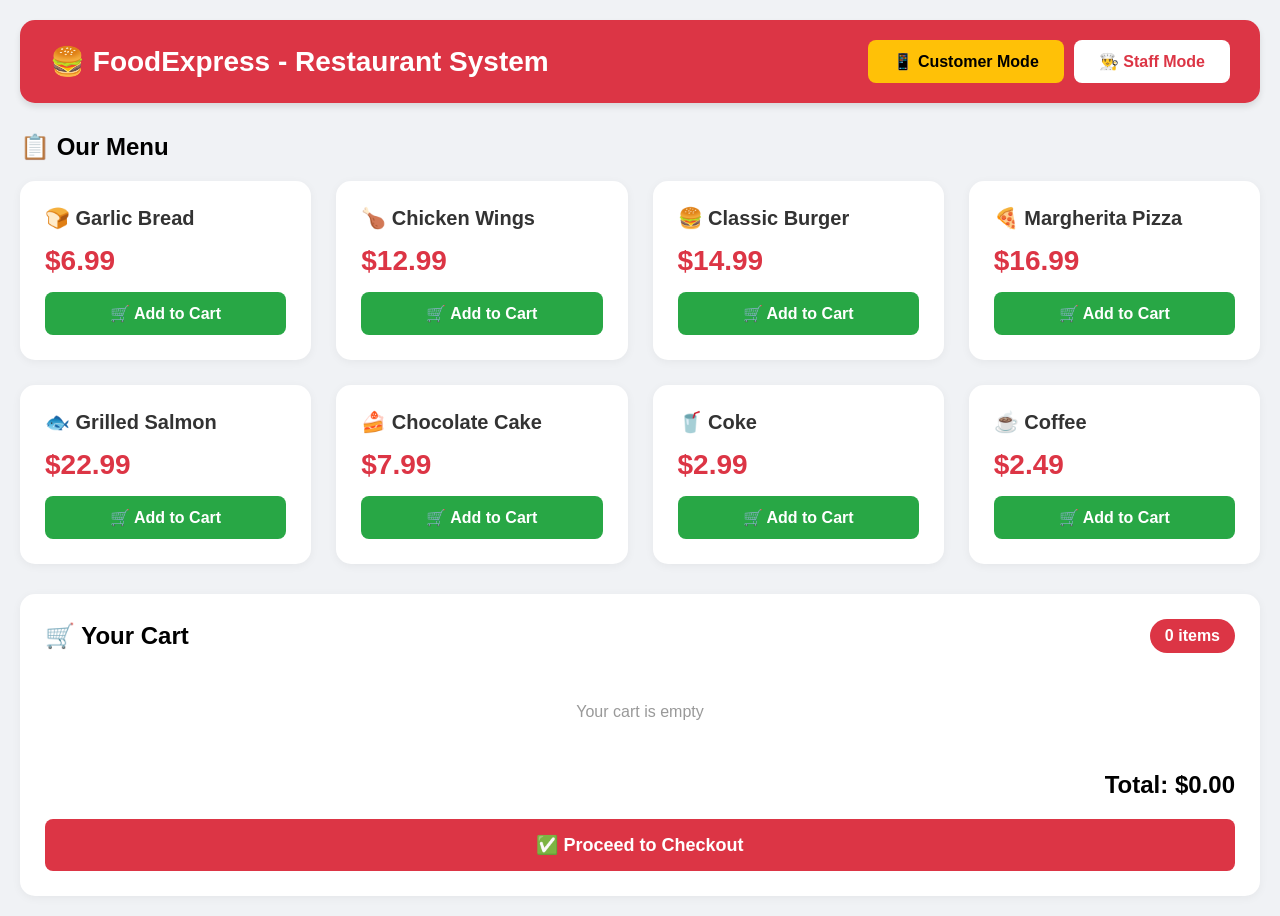
<file: index.html>
<!DOCTYPE html>
<html lang="en">
<head>
    <meta charset="UTF-8">
    <meta name="viewport" content="width=device-width, initial-scale=1.0">
    <title>🍔 FoodExpress - Order & Management System</title>
    <style>
        * {
            margin: 0;
            padding: 0;
            box-sizing: border-box;
            font-family: 'Segoe UI', Arial, sans-serif;
        }
        body {
            background: #f0f2f5;
            padding: 20px;
        }
        .container {
            max-width: 1400px;
            margin: 0 auto;
        }
        
        /* Header */
        .header {
            background: #dc3545;
            color: white;
            padding: 20px 30px;
            border-radius: 15px;
            margin-bottom: 30px;
            display: flex;
            justify-content: space-between;
            align-items: center;
            box-shadow: 0 4px 6px rgba(0,0,0,0.1);
        }
        .mode-buttons {
            display: flex;
            gap: 10px;
        }
        .mode-btn {
            background: white;
            color: #dc3545;
            border: none;
            padding: 12px 25px;
            border-radius: 8px;
            cursor: pointer;
            font-weight: bold;
            font-size: 16px;
            transition: all 0.3s;
        }
        .mode-btn.active {
            background: #ffc107;
            color: #000;
        }
        .mode-btn:hover {
            transform: translateY(-2px);
            box-shadow: 0 4px 8px rgba(0,0,0,0.2);
        }
        
        /* Notification Bell */
        .notification-bell {
            position: relative;
            margin-left: 20px;
        }
        .bell-icon {
            font-size: 28px;
            cursor: pointer;
            color: white;
        }
        .notification-count {
            position: absolute;
            top: -8px;
            right: -8px;
            background: #ffc107;
            color: #000;
            border-radius: 50%;
            width: 24px;
            height: 24px;
            display: flex;
            align-items: center;
            justify-content: center;
            font-size: 14px;
            font-weight: bold;
            border: 2px solid white;
        }
        
        /* Panels */
        .panel {
            display: none;
        }
        .panel.active {
            display: block;
        }
        
        /* Customer Panel */
        .menu-grid {
            display: grid;
            grid-template-columns: repeat(auto-fill, minmax(280px, 1fr));
            gap: 25px;
            margin-bottom: 30px;
        }
        .menu-item {
            background: white;
            padding: 25px;
            border-radius: 15px;
            box-shadow: 0 2px 10px rgba(0,0,0,0.05);
            transition: all 0.3s;
        }
        .menu-item:hover {
            transform: translateY(-5px);
            box-shadow: 0 5px 20px rgba(0,0,0,0.1);
        }
        .menu-item h3 {
            font-size: 20px;
            margin-bottom: 10px;
            color: #333;
        }
        .price {
            color: #dc3545;
            font-size: 28px;
            font-weight: bold;
            margin: 15px 0;
        }
        .btn {
            background: #28a745;
            color: white;
            border: none;
            padding: 12px 20px;
            border-radius: 8px;
            cursor: pointer;
            font-size: 16px;
            width: 100%;
            font-weight: bold;
            transition: all 0.3s;
        }
        .btn:hover {
            transform: scale(0.98);
            opacity: 0.9;
        }
        .btn-red {
            background: #dc3545;
        }
        .cart {
            background: white;
            padding: 25px;
            border-radius: 15px;
            margin-top: 20px;
            box-shadow: 0 2px 10px rgba(0,0,0,0.05);
        }
        .cart-item {
            display: flex;
            justify-content: space-between;
            align-items: center;
            padding: 15px;
            border-bottom: 1px solid #eee;
        }
        .cart-item:last-child {
            border-bottom: none;
        }
        
        /* Staff Panel */
        .staff-header {
            display: flex;
            justify-content: space-between;
            align-items: center;
            margin-bottom: 30px;
            background: white;
            padding: 20px;
            border-radius: 15px;
            box-shadow: 0 2px 10px rgba(0,0,0,0.05);
        }
        .filter-buttons {
            display: flex;
            gap: 10px;
        }
        .filter-btn {
            padding: 10px 20px;
            border: none;
            border-radius: 8px;
            cursor: pointer;
            font-weight: bold;
            transition: all 0.3s;
        }
        .filter-btn.active {
            background: #dc3545;
            color: white;
        }
        .stats-container {
            display: grid;
            grid-template-columns: repeat(auto-fit, minmax(200px, 1fr));
            gap: 20px;
            margin-bottom: 30px;
        }
        .stat-card {
            background: white;
            padding: 20px;
            border-radius: 15px;
            text-align: center;
            box-shadow: 0 2px 10px rgba(0,0,0,0.05);
        }
        .stat-card h3 {
            font-size: 32px;
            color: #dc3545;
            margin-bottom: 5px;
        }
        .orders-grid {
            display: grid;
            grid-template-columns: repeat(auto-fill, minmax(350px, 1fr));
            gap: 25px;
        }
        .order-card {
            background: white;
            padding: 20px;
            border-radius: 15px;
            box-shadow: 0 2px 10px rgba(0,0,0,0.05);
            border-left: 5px solid #ffc107;
            animation: slideIn 0.5s ease-out;
        }
        @keyframes slideIn {
            from {
                opacity: 0;
                transform: translateY(20px);
            }
            to {
                opacity: 1;
                transform: translateY(0);
            }
        }
        .order-header {
            display: flex;
            justify-content: space-between;
            align-items: center;
            margin-bottom: 15px;
            padding-bottom: 15px;
            border-bottom: 1px solid #eee;
        }
        .order-id {
            font-size: 18px;
            font-weight: bold;
            color: #333;
        }
        .status-badge {
            padding: 6px 12px;
            border-radius: 20px;
            font-size: 14px;
            font-weight: bold;
            color: white;
        }
        .status-pending { background: #ffc107; color: #000; }
        .status-preparing { background: #17a2b8; }
        .status-ready { background: #28a745; }
        .customer-info {
            margin-bottom: 15px;
            padding-bottom: 15px;
            border-bottom: 1px solid #eee;
        }
        .items-list {
            margin-bottom: 15px;
            padding-bottom: 15px;
            border-bottom: 1px solid #eee;
        }
        .item-row {
            display: flex;
            justify-content: space-between;
            margin-bottom: 8px;
        }
        .order-total {
            font-size: 20px;
            font-weight: bold;
            color: #dc3545;
            text-align: right;
            margin-bottom: 15px;
        }
        .order-actions {
            display: flex;
            gap: 10px;
            margin-top: 15px;
        }
        .action-btn {
            flex: 1;
            padding: 12px;
            border: none;
            border-radius: 8px;
            font-weight: bold;
            cursor: pointer;
            transition: all 0.3s;
            color: white;
        }
        .action-btn:hover {
            transform: translateY(-2px);
        }
        
        /* Modal */
        .modal {
            display: none;
            position: fixed;
            top: 50%;
            left: 50%;
            transform: translate(-50%, -50%);
            background: white;
            padding: 30px;
            border-radius: 15px;
            box-shadow: 0 5px 30px rgba(0,0,0,0.2);
            width: 90%;
            max-width: 500px;
            z-index: 1000;
            max-height: 90vh;
            overflow-y: auto;
        }
        .modal.active {
            display: block;
        }
        .overlay {
            display: none;
            position: fixed;
            top: 0;
            left: 0;
            right: 0;
            bottom: 0;
            background: rgba(0,0,0,0.5);
            z-index: 999;
        }
        .overlay.active {
            display: block;
        }
        
        /* Form */
        .form-group {
            margin-bottom: 15px;
        }
        .form-group label {
            display: block;
            margin-bottom: 5px;
            font-weight: bold;
            color: #555;
        }
        input, textarea, select {
            width: 100%;
            padding: 12px;
            border: 1px solid #ddd;
            border-radius: 8px;
            font-size: 16px;
            transition: all 0.3s;
        }
        input:focus, textarea:focus, select:focus {
            outline: none;
            border-color: #dc3545;
            box-shadow: 0 0 0 2px rgba(220,53,69,0.1);
        }
        
        /* Toast */
        .toast {
            position: fixed;
            top: 20px;
            right: 20px;
            background: #28a745;
            color: white;
            padding: 15px 25px;
            border-radius: 8px;
            display: none;
            z-index: 9999;
            box-shadow: 0 4px 12px rgba(0,0,0,0.15);
            animation: slideInRight 0.3s ease-out;
        }
        @keyframes slideInRight {
            from {
                transform: translateX(100%);
                opacity: 0;
            }
            to {
                transform: translateX(0);
                opacity: 1;
            }
        }
        
        /* New Order Alert */
        .new-order-alert {
            position: fixed;
            top: 20px;
            left: 50%;
            transform: translateX(-50%);
            background: #dc3545;
            color: white;
            padding: 15px 30px;
            border-radius: 50px;
            box-shadow: 0 4px 15px rgba(220,53,69,0.3);
            z-index: 10000;
            display: none;
            align-items: center;
            gap: 10px;
            font-weight: bold;
            animation: bounceIn 0.5s ease-out;
        }
        @keyframes bounceIn {
            0% { transform: translateX(-50%) scale(0.3); opacity: 0; }
            50% { transform: translateX(-50%) scale(1.1); }
            70% { transform: translateX(-50%) scale(0.9); }
            100% { transform: translateX(-50%) scale(1); opacity: 1; }
        }
    </style>
</head>
<body>
    <!-- Audio for Order Notification -->
    <audio id="orderSound" preload="auto">
        <source src="[data-uri]" type="audio/wav">
    </audio>
    
    <div class="container">
        <!-- Header with Mode Toggle -->
        <div class="header">
            <div style="display: flex; align-items: center;">
                <h1 style="font-size: 28px;">🍔 FoodExpress - Restaurant System</h1>
                <!-- Notification Bell for Staff -->
                <div class="notification-bell" id="notificationBell" style="display: none;" onclick="showNewOrders()">
                    <span class="bell-icon">🔔</span>
                    <span class="notification-count" id="notificationCount">0</span>
                </div>
            </div>
            <div class="mode-buttons">
                <button class="mode-btn active" id="customerModeBtn" onclick="switchMode('customer')">📱 Customer Mode</button>
                <button class="mode-btn" id="staffModeBtn" onclick="switchMode('staff')">👨‍🍳 Staff Mode</button>
            </div>
        </div>

        <!-- New Order Alert -->
        <div id="newOrderAlert" class="new-order-alert">
            <span style="font-size: 24px;">🔔</span>
            <span id="alertMessage">New Order Received!</span>
        </div>

        <!-- CUSTOMER PANEL -->
        <div id="customerPanel" class="panel active">
            <h2 style="font-size: 24px; margin-bottom: 20px;">📋 Our Menu</h2>
            <div class="menu-grid" id="menuGrid"></div>
            
            <!-- Cart -->
            <div class="cart">
                <div style="display: flex; justify-content: space-between; align-items: center; margin-bottom: 20px;">
                    <h2 style="font-size: 24px;">🛒 Your Cart</h2>
                    <span style="background: #dc3545; color: white; padding: 8px 15px; border-radius: 20px; font-weight: bold;" id="cartCount">0 items</span>
                </div>
                <div id="cartItems"></div>
                <div style="font-size: 24px; font-weight: bold; margin: 20px 0; text-align: right;" id="cartTotal">Total: $0.00</div>
                <button class="btn btn-red" onclick="showCheckout()" id="checkoutBtn" style="font-size: 18px; padding: 15px;">✅ Proceed to Checkout</button>
            </div>
        </div>

        <!-- STAFF PANEL -->
        <div id="staffPanel" class="panel">
            <!-- Stats -->
            <div class="stats-container" id="staffStats">
                <div class="stat-card">
                    <h3 id="totalOrdersStat">0</h3>
                    <p style="color: #666;">Total Orders</p>
                </div>
                <div class="stat-card">
                    <h3 id="pendingOrdersStat">0</h3>
                    <p style="color: #666;">Pending</p>
                </div>
                <div class="stat-card">
                    <h3 id="preparingOrdersStat">0</h3>
                    <p style="color: #666;">Preparing</p>
                </div>
                <div class="stat-card">
                    <h3 id="readyOrdersStat">0</h3>
                    <p style="color: #666;">Ready</p>
                </div>
                <div class="stat-card">
                    <h3 id="todayRevenueStat">$0</h3>
                    <p style="color: #666;">Today's Revenue</p>
                </div>
            </div>

            <!-- Staff Header with Filters -->
            <div class="staff-header">
                <h2 style="font-size: 24px;">👨‍🍳 Orders Dashboard</h2>
                <div class="filter-buttons">
                    <button class="filter-btn active" onclick="filterOrders('all')" id="filterAll">📦 All</button>
                    <button class="filter-btn" onclick="filterOrders('pending')" id="filterPending">⏳ Pending</button>
                    <button class="filter-btn" onclick="filterOrders('preparing')" id="filterPreparing">👨‍🍳 Preparing</button>
                    <button class="filter-btn" onclick="filterOrders('ready')" id="filterReady">✅ Ready</button>
                </div>
            </div>
            
            <!-- Orders Display -->
            <div id="ordersContainer">
                <div class="orders-grid" id="ordersGrid"></div>
            </div>
            
            <!-- No Orders Message -->
            <div id="noOrdersMessage" style="display: none; text-align: center; padding: 60px; background: white; border-radius: 15px;">
                <h3 style="font-size: 24px; color: #666; margin-bottom: 10px;">📭 No orders found</h3>
                <p style="color: #999;">Waiting for customer orders...</p>
            </div>
        </div>
    </div>

    <!-- CHECKOUT MODAL -->
    <div class="overlay" id="overlay" onclick="closeModal()"></div>
    <div class="modal" id="checkoutModal">
        <h2 style="font-size: 24px; margin-bottom: 25px; color: #dc3545;">📝 Complete Your Order</h2>
        
        <div class="form-group">
            <label>👤 Full Name *</label>
            <input type="text" id="customerName" placeholder="Enter your full name" required>
        </div>
        
        <div class="form-group">
            <label>📞 Phone Number *</label>
            <input type="tel" id="customerPhone" placeholder="Enter your phone number" required>
        </div>
        
        <div class="form-group">
            <label>📧 Email (optional)</label>
            <input type="email" id="customerEmail" placeholder="Enter your email">
        </div>
        
        <div class="form-group">
            <label>📍 Delivery Address *</label>
            <textarea id="deliveryAddress" rows="3" placeholder="Enter your complete address" required></textarea>
        </div>
        
        <div class="form-group">
            <label>📝 Special Instructions</label>
            <textarea id="instructions" rows="2" placeholder="Any special requests? (optional)"></textarea>
        </div>
        
        <div class="form-group">
            <label>💳 Payment Method</label>
            <select id="paymentMethod">
                <option value="cash">💵 Cash on Delivery</option>
                <option value="card">💳 Credit/Debit Card</option>
                <option value="upi">📱 UPI</option>
            </select>
        </div>
        
        <div style="display: flex; gap: 15px; margin-top: 25px;">
            <button class="btn" style="background: #6c757d;" onclick="closeModal()">Cancel</button>
            <button class="btn btn-red" onclick="placeOrder()" style="margin-left: 0;">✅ Place Order Now</button>
        </div>
    </div>

    <!-- TOAST NOTIFICATION -->
    <div class="toast" id="toast"></div>

    <script>
        // ==================== GLOBAL DATA ====================
        let menuItems = [
            { id: 1, name: "🍞 Garlic Bread", price: 6.99 },
            { id: 2, name: "🍗 Chicken Wings", price: 12.99 },
            { id: 3, name: "🍔 Classic Burger", price: 14.99 },
            { id: 4, name: "🍕 Margherita Pizza", price: 16.99 },
            { id: 5, name: "🐟 Grilled Salmon", price: 22.99 },
            { id: 6, name: "🍰 Chocolate Cake", price: 7.99 },
            { id: 7, name: "🥤 Coke", price: 2.99 },
            { id: 8, name: "☕ Coffee", price: 2.49 }
        ];

        let cart = [];
        let orders = [];
        let currentFilter = 'all';
        let newOrdersCount = 0;
        let lastOrderId = 0;
        let audioContext = null;

        // ==================== INITIALIZATION ====================
        window.onload = function() {
            // Initialize audio
            initializeAudio();
            
            // Load saved orders
            const savedOrders = localStorage.getItem('foodexpress_orders');
            if (savedOrders) {
                orders = JSON.parse(savedOrders);
                if (orders.length > 0) {
                    lastOrderId = Math.max(...orders.map(o => o.id));
                }
            }
            
            // Load saved cart
            const savedCart = localStorage.getItem('foodexpress_cart');
            if (savedCart) {
                cart = JSON.parse(savedCart);
            }
            
            // Start in customer mode
            switchMode('customer');
            renderMenu();
            updateCart();
            
            // Start checking for new orders
            setInterval(checkForNewOrders, 2000);
        };

        // ==================== AUDIO NOTIFICATION ====================
        function initializeAudio() {
            try {
                audioContext = new (window.AudioContext || window.webkitAudioContext)();
            } catch (e) {
                console.log('Web Audio API not supported');
            }
        }

        function playOrderSound() {
            try {
                // Play notification sound using Web Audio API
                if (audioContext) {
                    audioContext.resume().then(() => {
                        const oscillator = audioContext.createOscillator();
                        const gainNode = audioContext.createGain();
                        
                        oscillator.type = 'sine';
                        oscillator.frequency.setValueAtTime(800, audioContext.currentTime);
                        
                        gainNode.gain.setValueAtTime(0.5, audioContext.currentTime);
                        gainNode.gain.exponentialRampToValueAtTime(0.01, audioContext.currentTime + 0.5);
                        
                        oscillator.connect(gainNode);
                        gainNode.connect(audioContext.destination);
                        
                        oscillator.start();
                        oscillator.stop(audioContext.currentTime + 0.5);
                    });
                }
                
                // Also try to play via Audio element as backup
                const audio = document.getElementById('orderSound');
                if (audio) {
                    audio.play().catch(e => console.log('Audio play failed:', e));
                }
            } catch (e) {
                console.log('Sound play failed:', e);
            }
        }

        // ==================== NEW ORDER NOTIFICATION ====================
        function checkForNewOrders() {
            const savedOrders = localStorage.getItem('foodexpress_orders');
            if (savedOrders) {
                const latestOrders = JSON.parse(savedOrders);
                
                // Check if there are new orders
                if (latestOrders.length > orders.length) {
                    // Find new orders
                    const newOrders = latestOrders.filter(newOrder => 
                        !orders.some(oldOrder => oldOrder.id === newOrder.id)
                    );
                    
                    if (newOrders.length > 0) {
                        newOrders.forEach(newOrder => {
                            // Play sound for each new order
                            playOrderSound();
                            
                            // Show notification
                            showNewOrderNotification(newOrder);
                            
                            // Update notification count
                            newOrdersCount++;
                            document.getElementById('notificationCount').textContent = newOrdersCount;
                            document.getElementById('notificationBell').style.display = 'block';
                        });
                        
                        // Update orders array
                        orders = latestOrders;
                        
                        // If in staff mode, refresh dashboard
                        if (document.getElementById('staffPanel').classList.contains('active')) {
                            loadStaffDashboard();
                        }
                    }
                }
            }
        }

        function showNewOrderNotification(order) {
            // Show alert banner
            const alert = document.getElementById('newOrderAlert');
            document.getElementById('alertMessage').innerHTML = `🔔 New Order #${order.orderId || order.id} - $${order.total.toFixed(2)}`;
            alert.style.display = 'flex';
            
            // Hide after 5 seconds
            setTimeout(() => {
                alert.style.display = 'none';
            }, 5000);
            
            // Show toast
            showToast(`🔔 NEW ORDER! #${order.orderId || order.id} - $${order.total.toFixed(2)}`, '#dc3545');
        }

        function showNewOrders() {
            // Reset notification count
            newOrdersCount = 0;
            document.getElementById('notificationCount').textContent = '0';
            document.getElementById('notificationBell').style.display = 'none';
            
            // Switch to staff mode and show pending orders
            if (!document.getElementById('staffPanel').classList.contains('active')) {
                switchMode('staff');
            }
            filterOrders('pending');
        }

        // ==================== MODE SWITCHING ====================
        function switchMode(mode) {
            if (mode === 'customer') {
                document.getElementById('customerPanel').classList.add('active');
                document.getElementById('staffPanel').classList.remove('active');
                document.getElementById('customerModeBtn').classList.add('active');
                document.getElementById('staffModeBtn').classList.remove('active');
                document.getElementById('notificationBell').style.display = 'none';
                
                renderMenu();
                updateCart();
            } else {
                document.getElementById('staffPanel').classList.add('active');
                document.getElementById('customerPanel').classList.remove('active');
                document.getElementById('staffModeBtn').classList.add('active');
                document.getElementById('customerModeBtn').classList.remove('active');
                
                // Reset notification count when entering staff mode
                newOrdersCount = 0;
                document.getElementById('notificationCount').textContent = '0';
                document.getElementById('notificationBell').style.display = 'none';
                
                loadStaffDashboard();
            }
        }

        // ==================== CUSTOMER FUNCTIONS ====================
        function renderMenu() {
            let html = '';
            menuItems.forEach(item => {
                html += `
                    <div class="menu-item">
                        <h3>${item.name}</h3>
                        <div class="price">$${item.price.toFixed(2)}</div>
                        <button class="btn" onclick="addToCart(${item.id})">
                            🛒 Add to Cart
                        </button>
                    </div>
                `;
            });
            document.getElementById('menuGrid').innerHTML = html;
        }

        function addToCart(itemId) {
            const item = menuItems.find(i => i.id === itemId);
            const existing = cart.find(i => i.id === itemId);
            
            if (existing) {
                existing.quantity++;
            } else {
                cart.push({
                    id: item.id,
                    name: item.name,
                    price: item.price,
                    quantity: 1
                });
            }
            
            updateCart();
            localStorage.setItem('foodexpress_cart', JSON.stringify(cart));
            showToast(`✅ ${item.name} added to cart!`, '#28a745');
        }

        function updateCart() {
            let html = '';
            let total = 0;
            let itemCount = 0;
            
            if (cart.length === 0) {
                html = '<p style="color: #999; text-align: center; padding: 30px;">Your cart is empty</p>';
            } else {
                cart.forEach((item, index) => {
                    total += item.price * item.quantity;
                    itemCount += item.quantity;
                    
                    html += `
                        <div class="cart-item">
                            <div>
                                <strong style="font-size: 18px;">${item.name}</strong><br>
                                <span style="color: #666;">$${item.price.toFixed(2)} x ${item.quantity}</span>
                            </div>
                            <div style="display: flex; align-items: center;">
                                <span style="font-weight: bold; font-size: 18px; margin-right: 20px;">
                                    $${(item.price * item.quantity).toFixed(2)}
                                </span>
                                <div style="display: flex; gap: 5px;">
                                    <button onclick="updateQuantity(${index}, -1)" style="background: #ffc107; border: none; width: 35px; height: 35px; border-radius: 5px; cursor: pointer; font-size: 18px;">-</button>
                                    <span style="width: 30px; text-align: center; font-weight: bold;">${item.quantity}</span>
                                    <button onclick="updateQuantity(${index}, 1)" style="background: #28a745; color: white; border: none; width: 35px; height: 35px; border-radius: 5px; cursor: pointer; font-size: 18px;">+</button>
                                    <button onclick="removeFromCart(${index})" style="background: #dc3545; color: white; border: none; width: 35px; height: 35px; border-radius: 5px; cursor: pointer; margin-left: 5px;">🗑️</button>
                                </div>
                            </div>
                        </div>
                    `;
                });
            }
            
            document.getElementById('cartItems').innerHTML = html;
            document.getElementById('cartTotal').innerHTML = `Total: $${total.toFixed(2)}`;
            document.getElementById('cartCount').innerHTML = `${itemCount} items`;
        }

        function updateQuantity(index, change) {
            if (cart[index]) {
                cart[index].quantity += change;
                if (cart[index].quantity <= 0) {
                    const itemName = cart[index].name;
                    cart.splice(index, 1);
                    showToast(`🗑️ ${itemName} removed`, '#dc3545');
                }
                updateCart();
                localStorage.setItem('foodexpress_cart', JSON.stringify(cart));
            }
        }

        function removeFromCart(index) {
            const itemName = cart[index].name;
            cart.splice(index, 1);
            updateCart();
            localStorage.setItem('foodexpress_cart', JSON.stringify(cart));
            showToast(`🗑️ ${itemName} removed`, '#dc3545');
        }

        function showCheckout() {
            if (cart.length === 0) {
                showToast('❌ Your cart is empty!', '#dc3545');
                return;
            }
            document.getElementById('overlay').classList.add('active');
            document.getElementById('checkoutModal').classList.add('active');
        }

        function closeModal() {
            document.getElementById('overlay').classList.remove('active');
            document.getElementById('checkoutModal').classList.remove('active');
            
            // Reset form
            document.getElementById('customerName').value = '';
            document.getElementById('customerPhone').value = '';
            document.getElementById('customerEmail').value = '';
            document.getElementById('deliveryAddress').value = '';
            document.getElementById('instructions').value = '';
        }

        // ==================== PLACE ORDER - WITH SOUND NOTIFICATION ====================
        function placeOrder() {
            // Get customer details
            const name = document.getElementById('customerName').value.trim();
            const phone = document.getElementById('customerPhone').value.trim();
            const address = document.getElementById('deliveryAddress').value.trim();
            
            // Validate
            if (!name) {
                showToast('❌ Please enter your name!', '#dc3545');
                return;
            }
            if (!phone) {
                showToast('❌ Please enter your phone number!', '#dc3545');
                return;
            }
            if (!address) {
                showToast('❌ Please enter delivery address!', '#dc3545');
                return;
            }

            // Calculate totals
            const subtotal = cart.reduce((sum, item) => sum + (item.price * item.quantity), 0);
            const tax = subtotal * 0.08;
            const deliveryFee = 3.99;
            const total = subtotal + tax + deliveryFee;

            // CREATE ORDER - THIS IS RECEIVED BY STAFF
            const order = {
                id: Date.now(),
                orderId: 'ORD-' + Math.floor(1000 + Math.random() * 9000),
                customer: {
                    name: name,
                    phone: phone,
                    email: document.getElementById('customerEmail').value,
                    address: address
                },
                items: cart.map(item => ({
                    id: item.id,
                    name: item.name,
                    quantity: item.quantity,
                    price: item.price,
                    total: item.price * item.quantity
                })),
                payment: document.getElementById('paymentMethod').value,
                instructions: document.getElementById('instructions').value,
                subtotal: subtotal,
                tax: tax,
                deliveryFee: deliveryFee,
                total: total,
                status: 'pending',
                timestamp: new Date().toLocaleString(),
                date: new Date().toDateString(),
                time: new Date().toLocaleTimeString(),
                source: 'customer'
            };

            // SAVE ORDER
            orders.push(order);
            localStorage.setItem('foodexpress_orders', JSON.stringify(orders));

            // PLAY SOUND NOTIFICATION IMMEDIATELY
            playOrderSound();
            
            // SHOW NOTIFICATION IN STAFF PANEL
            showNewOrderNotification(order);
            
            // Increment notification count
            newOrdersCount++;
            document.getElementById('notificationCount').textContent = newOrdersCount;
            document.getElementById('notificationBell').style.display = 'block';

            // CLEAR CART
            cart = [];
            updateCart();
            localStorage.setItem('foodexpress_cart', JSON.stringify(cart));

            // CLOSE MODAL
            closeModal();

            // SHOW SUCCESS MESSAGE
            showToast(`✅ ORDER PLACED! Order #${order.orderId}`, '#28a745');
            
            // SHOW ORDER CONFIRMATION
            alert(`
                🎉 ORDER CONFIRMED!
                
                Order Number: ${order.orderId}
                Customer: ${order.customer.name}
                Total: $${order.total.toFixed(2)}
                
                Your order has been sent to the kitchen.
                Thank you for ordering with FoodExpress!
            `);

            // LOG FOR STAFF
            console.log('🔥 NEW ORDER RECEIVED!', order);
            console.log('🔔 PLAYING NOTIFICATION SOUND!');
        }

        // ==================== STAFF FUNCTIONS ====================
        function loadStaffDashboard() {
            updateStaffStats();
            filterOrders(currentFilter);
        }

        function updateStaffStats() {
            const today = new Date().toDateString();
            const todayOrders = orders.filter(o => o.date === today);
            const todayRevenue = todayOrders.reduce((sum, o) => sum + o.total, 0);
            
            document.getElementById('totalOrdersStat').innerHTML = orders.length;
            document.getElementById('pendingOrdersStat').innerHTML = orders.filter(o => o.status === 'pending').length;
            document.getElementById('preparingOrdersStat').innerHTML = orders.filter(o => o.status === 'preparing').length;
            document.getElementById('readyOrdersStat').innerHTML = orders.filter(o => o.status === 'ready').length;
            document.getElementById('todayRevenueStat').innerHTML = `$${todayRevenue.toFixed(2)}`;
        }

        function filterOrders(filter) {
            currentFilter = filter;
            
            // Update filter buttons
            document.querySelectorAll('.filter-btn').forEach(btn => {
                btn.classList.remove('active');
            });
            document.getElementById(`filter${filter.charAt(0).toUpperCase() + filter.slice(1)}`).classList.add('active');
            
            // Filter orders
            let filteredOrders = orders;
            if (filter !== 'all') {
                filteredOrders = orders.filter(o => o.status === filter);
            }
            
            // Sort by newest first
            filteredOrders.sort((a, b) => b.id - a.id);
            
            // Render orders
            renderOrders(filteredOrders);
        }

        function renderOrders(ordersToRender) {
            const grid = document.getElementById('ordersGrid');
            const noOrdersMsg = document.getElementById('noOrdersMessage');
            
            if (ordersToRender.length === 0) {
                grid.innerHTML = '';
                noOrdersMsg.style.display = 'block';
                return;
            }
            
            noOrdersMsg.style.display = 'none';
            
            let html = '';
            ordersToRender.forEach(order => {
                let statusClass = '';
                let statusText = '';
                
                switch(order.status) {
                    case 'pending':
                        statusClass = 'status-pending';
                        statusText = '⏳ Pending';
                        break;
                    case 'preparing':
                        statusClass = 'status-preparing';
                        statusText = '👨‍🍳 Preparing';
                        break;
                    case 'ready':
                        statusClass = 'status-ready';
                        statusText = '✅ Ready';
                        break;
                }
                
                // Generate items HTML
                let itemsHtml = '';
                order.items.forEach(item => {
                    itemsHtml += `
                        <div class="item-row">
                            <span>${item.name} x${item.quantity}</span>
                            <span style="font-weight: bold;">$${item.total.toFixed(2)}</span>
                        </div>
                    `;
                });
                
                // Generate action buttons based on status
                let actionButtons = '';
                if (order.status === 'pending') {
                    actionButtons = `
                        <button class="action-btn" style="background: #17a2b8;" onclick="updateOrderStatus(${order.id}, 'preparing')">
                            👨‍🍳 Start Preparing
                        </button>
                    `;
                } else if (order.status === 'preparing') {
                    actionButtons = `
                        <button class="action-btn" style="background: #28a745;" onclick="updateOrderStatus(${order.id}, 'ready')">
                            ✅ Mark Ready
                        </button>
                    `;
                } else if (order.status === 'ready') {
                    actionButtons = `
                        <button class="action-btn" style="background: #6c757d;" onclick="completeOrder(${order.id})">
                            ✔️ Complete Order
                        </button>
                    `;
                }
                
                html += `
                    <div class="order-card" style="border-left-color: ${order.status === 'pending' ? '#ffc107' : order.status === 'preparing' ? '#17a2b8' : '#28a745'};">
                        <div class="order-header">
                            <span class="order-id">#${order.orderId}</span>
                            <span class="status-badge ${statusClass}">${statusText}</span>
                        </div>
                        
                        <div class="customer-info">
                            <div style="display: flex; align-items: center; margin-bottom: 5px;">
                                <span style="font-size: 16px;">👤 ${order.customer.name}</span>
                            </div>
                            <div style="display: flex; align-items: center; margin-bottom: 5px;">
                                <span style="color: #666;">📞 ${order.customer.phone}</span>
                            </div>
                            <div style="display: flex; align-items: flex-start;">
                                <span style="color: #666;">📍 ${order.customer.address}</span>
                            </div>
                        </div>
                        
                        <div class="items-list">
                            <div style="display: flex; justify-content: space-between; margin-bottom: 10px; font-weight: bold; color: #555;">
                                <span>Items</span>
                                <span>Total</span>
                            </div>
                            ${itemsHtml}
                        </div>
                        
                        <div style="display: flex; justify-content: space-between; margin-bottom: 10px;">
                            <span style="color: #666;">Subtotal:</span>
                            <span>$${order.subtotal.toFixed(2)}</span>
                        </div>
                        <div style="display: flex; justify-content: space-between; margin-bottom: 10px;">
                            <span style="color: #666;">Tax (8%):</span>
                            <span>$${order.tax.toFixed(2)}</span>
                        </div>
                        <div style="display: flex; justify-content: space-between; margin-bottom: 10px;">
                            <span style="color: #666;">Delivery:</span>
                            <span>$${order.deliveryFee.toFixed(2)}</span>
                        </div>
                        
                        <div class="order-total">
                            Total: $${order.total.toFixed(2)}
                        </div>
                        
                        <div style="margin-bottom: 10px;">
                            <span style="color: #666; font-size: 14px;">💳 ${order.payment}</span>
                            <span style="color: #666; font-size: 14px; margin-left: 15px;">🕐 ${order.time}</span>
                        </div>
                        
                        ${order.instructions ? `
                            <div style="background: #fff3cd; padding: 10px; border-radius: 5px; margin-bottom: 15px;">
                                <span style="color: #856404;">📝 Note: ${order.instructions}</span>
                            </div>
                        ` : ''}
                        
                        <div class="order-actions">
                            ${actionButtons}
                        </div>
                    </div>
                `;
            });
            
            grid.innerHTML = html;
        }

        function updateOrderStatus(orderId, newStatus) {
            const order = orders.find(o => o.id === orderId);
            if (order) {
                order.status = newStatus;
                localStorage.setItem('foodexpress_orders', JSON.stringify(orders));
                
                // Refresh staff dashboard
                loadStaffDashboard();
                showToast(`✅ Order #${order.orderId} status: ${newStatus}`, '#28a745');
            }
        }

        function completeOrder(orderId) {
            const order = orders.find(o => o.id === orderId);
            if (order) {
                orders = orders.filter(o => o.id !== orderId);
                localStorage.setItem('foodexpress_orders', JSON.stringify(orders));
                
                // Refresh staff dashboard
                loadStaffDashboard();
                showToast(`✅ Order #${order.orderId} completed`, '#28a745');
            }
        }

        // ==================== UTILITY FUNCTIONS ====================
        function showToast(message, color = '#28a745') {
            const toast = document.getElementById('toast');
            toast.style.background = color;
            toast.innerHTML = message;
            toast.style.display = 'block';
            
            setTimeout(() => {
                toast.style.display = 'none';
            }, 3000);
        }

        // ==================== TEST NOTIFICATION ====================
        function testNotification() {
            playOrderSound();
            showNewOrderNotification({
                orderId: 'TEST-1234',
                total: 29.99
            });
            showToast('🔔 TEST NOTIFICATION!', '#dc3545');
        }

        // Add test button to staff panel
        function addTestButton() {
            const staffHeader = document.querySelector('.staff-header');
            const testBtn = document.createElement('button');
            testBtn.className = 'filter-btn';
            testBtn.style.background = '#6c757d';
            testBtn.style.color = 'white';
            testBtn.innerHTML = '🔔 Test Sound';
            testBtn.onclick = testNotification;
            staffHeader.appendChild(testBtn);
        }

        // Call this after DOM loads
        setTimeout(addTestButton, 1000);
    </script>
</body>
</html>
</file>
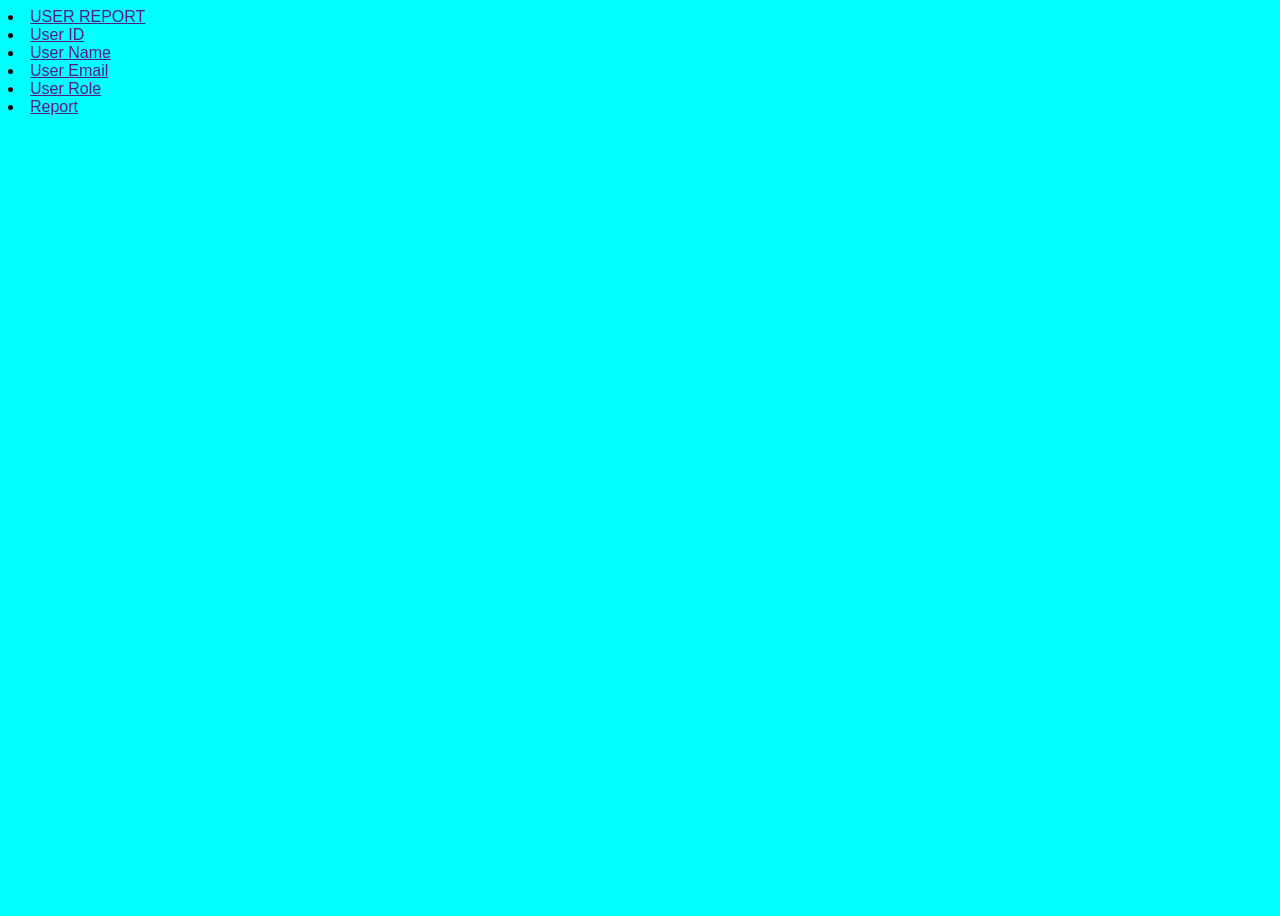
<file: userReport.html>
<!DOCTYPE html>
<html lang ="en">
<head>
    <meta charset="utf-8">
        <meta name="viewport" content="width-device-width,initial-scale=1">
        <title>document</title>
        <link rel="stylesheet" href="style.css">        
</head>
<body>

    <li><a href=""> USER REPORT</a></li>
    <li><a href="">User ID</a></li>
    <li><a href="">User Name</a></li>
    <li><a href="">User Email</a></li>
    <li><a href=""> User Role</a></li>
    <li><a href="">Report</a></li>
    
    
    </body>
</html>
</file>
<file: style.css>
body{
background-color: cyan;
width: 100%;
height: 100vh;
font-family: sans-serif;
}
.register{
    width: 360px;
    height: 800px;
    margin: auto;
    background: white;
    border-radius: 3px;
}
.login{
    width: 360px;
    height: 320px;
    margin: auto;
    background: white;
    border-radius: 3px;
}

h2{
    text-align: center;
}

form{
    width:300px ;
    margin-left: 20px;
}
form label{
    display: flex;
    margin-top: 20px;
    font-size: 18px;
}
form input{
    width: 100%;
    padding: 7px;
    border: none;
    border: 1px solid gray;
    border-radius: 6px;
    outline: none;
}
input[type="submit"]{
    width: 320px;
    height: 35px;
    margin-top: 20px;
    border: none;
    background-color: #ff7200;
    color: white;
    font-size: 18px;
    cursor: pointer;
}
input[type="submit"]:hover{
    color: white;
    background: rgb(13, 211, 247);
}

p{
    text-align: center;
    padding-top: 20px;
    font-size: 15px;
}
</file>
